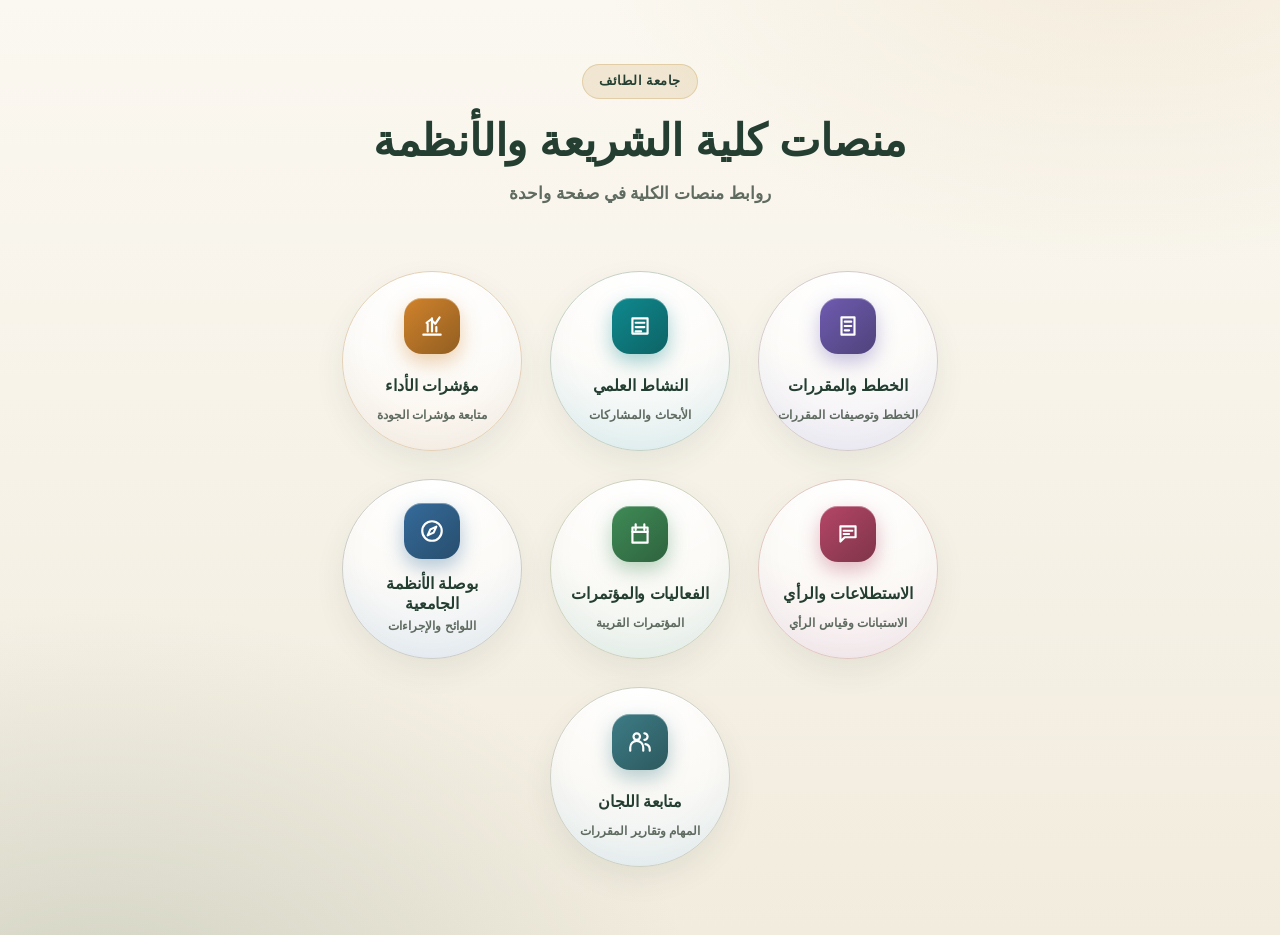
<file: index.html>
<!doctype html>
<html lang="ar" dir="rtl">
  <head>
    <meta charset="utf-8" />
    <meta name="viewport" content="width=device-width, initial-scale=1" />
    <meta
      name="description"
      content="بوابة سريعة تجمع روابط المنصات الإلكترونية لكلية الشريعة والأنظمة بجامعة الطائف."
    />
    <title>منصات كلية الشريعة والأنظمة</title>
    <link rel="stylesheet" href="styles.css" />
  </head>
  <body>
    <main class="page-shell" aria-labelledby="page-title">
      <header class="page-header">
        <span class="eyebrow">جامعة الطائف</span>
        <h1 id="page-title">منصات كلية الشريعة والأنظمة</h1>
        <p class="lede">روابط منصات الكلية في صفحة واحدة</p>
      </header>

      <section class="orbits" aria-label="قائمة المنصات">
        <a
          class="orbit orbit-courses"
          href="https://mango-stone-03c4b4b1e.4.azurestaticapps.net/"
          target="_blank"
          rel="noopener noreferrer"
        >
          <span class="orbit-icon" aria-hidden="true">
            <svg viewBox="0 0 24 24">
              <path d="M6 4h12v16H6z" />
              <path d="M9 8h6M9 12h6M9 16h4" />
            </svg>
          </span>
          <span class="orbit-title">الخطط والمقررات</span>
          <span class="orbit-sub">الخطط وتوصيفات المقررات</span>
        </a>

        <a
          class="orbit orbit-activity"
          href="https://brave-sand-03a72e01e.5.azurestaticapps.net/"
          target="_blank"
          rel="noopener noreferrer"
        >
          <span class="orbit-icon" aria-hidden="true">
            <svg viewBox="0 0 24 24">
              <path d="M5 19V5h14v14H5Z" />
              <path d="M8 9h8M8 13h8M8 17h5" />
            </svg>
          </span>
          <span class="orbit-title">النشاط العلمي</span>
          <span class="orbit-sub">الأبحاث والمشاركات</span>
        </a>

        <a
          class="orbit orbit-kpi"
          href="https://red-wave-0011b421e.5.azurestaticapps.net/"
          target="_blank"
          rel="noopener noreferrer"
        >
          <span class="orbit-icon" aria-hidden="true">
            <svg viewBox="0 0 24 24">
              <path d="M4 20h16" />
              <path d="M8 17v-7M12 17V5M16 17v-4" />
              <path d="m7 9 4-3 4 4 4-6" />
            </svg>
          </span>
          <span class="orbit-title">مؤشرات الأداء</span>
          <span class="orbit-sub">متابعة مؤشرات الجودة</span>
        </a>

        <a
          class="orbit orbit-surveys"
          href="https://delightful-wave-09f8c671e.6.azurestaticapps.net/"
          target="_blank"
          rel="noopener noreferrer"
        >
          <span class="orbit-icon" aria-hidden="true">
            <svg viewBox="0 0 24 24">
              <path d="M5 5h14v10H9l-4 4V5Z" />
              <path d="M8 9h8M8 12h5" />
            </svg>
          </span>
          <span class="orbit-title">الاستطلاعات والرأي</span>
          <span class="orbit-sub">الاستبانات وقياس الرأي</span>
        </a>

        <a
          class="orbit orbit-calendar"
          href="https://brave-wave-079d2691e.5.azurestaticapps.net/"
          target="_blank"
          rel="noopener noreferrer"
        >
          <span class="orbit-icon" aria-hidden="true">
            <svg viewBox="0 0 24 24">
              <path d="M5 6h14v14H5z" />
              <path d="M5 10h14M8 3v5M16 3v5" />
            </svg>
          </span>
          <span class="orbit-title">الفعاليات والمؤتمرات</span>
          <span class="orbit-sub">المؤتمرات القريبة</span>
        </a>

        <a
          class="orbit orbit-compass"
          href="https://purple-rock-09fb70e1e.6.azurestaticapps.net/"
          target="_blank"
          rel="noopener noreferrer"
        >
          <span class="orbit-icon" aria-hidden="true">
            <svg viewBox="0 0 24 24">
              <circle cx="12" cy="12" r="9" />
              <path d="m16 8-2.5 5.5L8 16l2.5-5.5L16 8Z" />
            </svg>
          </span>
          <span class="orbit-title">بوصلة الأنظمة الجامعية</span>
          <span class="orbit-sub">اللوائح والإجراءات</span>
        </a>

        <a
          class="orbit orbit-committees"
          href="https://proud-desert-0347eba1e.3.azurestaticapps.net/"
          target="_blank"
          rel="noopener noreferrer"
        >
          <span class="orbit-icon" aria-hidden="true">
            <svg viewBox="0 0 24 24">
              <circle cx="9" cy="7" r="3" />
              <path d="M3 20v-3a6 6 0 0 1 12 0v3M16 4a3 3 0 0 1 0 6M17 14a5 5 0 0 1 4 5v1" />
            </svg>
          </span>
          <span class="orbit-title">متابعة اللجان</span>
          <span class="orbit-sub">المهام وتقارير المقررات</span>
        </a>
      </section>
    </main>
  </body>
</html>
</file>
<file: styles.css>
:root {
  color-scheme: light;
  --ink: #17231d;
  --muted: #5f6b60;
  --paper: #f6f2ea;
  --surface: #ffffff;
  --line: #e5dccd;
  --olive: #3b5f4a;
  --olive-dark: #243f32;
  --gold: #c39a4b;

  /* Platform accents — harmonized, modern */
  --activity: #0e8a8f;
  --kpi: #d1832b;
  --courses: #6f5bb0;
  --calendar: #3f8b56;
  --surveys: #b54667;
  --compass: #356b9b;

  --orbit-size: 180px;
}

* {
  box-sizing: border-box;
}

html {
  min-width: 320px;
}

body {
  margin: 0;
  min-height: 100vh;
  color: var(--ink);
  background:
    radial-gradient(900px 600px at 88% -10%, rgba(195, 154, 75, 0.14), transparent 60%),
    radial-gradient(1000px 700px at 8% 110%, rgba(59, 95, 74, 0.18), transparent 60%),
    linear-gradient(180deg, #fbf8f1 0%, #f2ecde 100%);
  font-family:
    "IBM Plex Sans Arabic",
    "Readex Pro",
    "Noto Sans Arabic",
    "Segoe UI",
    Tahoma,
    Arial,
    sans-serif;
  line-height: 1.6;
  -webkit-font-smoothing: antialiased;
}

a {
  color: inherit;
  text-decoration: none;
}

svg {
  display: block;
}

.page-shell {
  display: grid;
  grid-template-columns: minmax(0, 1fr);
  grid-template-rows: auto 1fr;
  align-content: start;
  justify-items: center;
  gap: 56px;
  width: min(100%, 1280px);
  min-height: 100vh;
  margin: 0 auto;
  padding: 64px 32px;
}

/* ---------- Header ---------- */

.page-header {
  display: grid;
  justify-items: center;
  gap: 12px;
  max-width: 720px;
  text-align: center;
}

.eyebrow {
  padding: 6px 16px;
  color: var(--olive-dark);
  font-size: 13px;
  font-weight: 900;
  letter-spacing: 0.5px;
  background: rgba(195, 154, 75, 0.18);
  border: 1px solid rgba(195, 154, 75, 0.32);
  border-radius: 999px;
}

.page-header h1 {
  margin: 4px 0 0;
  color: var(--olive-dark);
  font-size: clamp(28px, 4.5vw, 44px);
  font-weight: 900;
  line-height: 1.2;
  letter-spacing: -0.2px;
}

.lede {
  margin: 0;
  color: var(--muted);
  font-size: clamp(14px, 2vw, 17px);
  font-weight: 700;
}

/* ---------- Orbits (identical-size circles) ---------- */

.orbits {
  display: grid;
  grid-template-columns: repeat(auto-fit, var(--orbit-size));
  gap: 28px;
  align-content: start;
  justify-content: center;
  width: 100%;
  max-width: calc(3 * var(--orbit-size) + 56px);
  padding: 8px 0 4px;
}

.orbit {
  --accent: var(--olive);
  --accent-10: color-mix(in srgb, var(--accent) 10%, white);
  --accent-20: color-mix(in srgb, var(--accent) 20%, white);
  --accent-30: color-mix(in srgb, var(--accent) 30%, white);

  position: relative;
  display: grid;
  grid-template-rows: auto auto auto;
  place-items: center;
  gap: 2px;
  width: var(--orbit-size);
  height: var(--orbit-size);
  padding: 22px 16px;
  text-align: center;
  background:
    radial-gradient(120% 100% at 50% 0%, #ffffff 0%, rgba(255, 255, 255, 0.7) 55%, var(--accent-10) 100%);
  border: 1px solid color-mix(in srgb, var(--accent) 16%, #e8e0d1);
  border-radius: 50%;
  box-shadow:
    0 12px 30px rgba(36, 63, 50, 0.08),
    inset 0 1px 0 rgba(255, 255, 255, 0.95),
    inset 0 -18px 30px rgba(36, 63, 50, 0.03);
  transition:
    transform 360ms cubic-bezier(0.2, 0.8, 0.2, 1),
    box-shadow 360ms cubic-bezier(0.2, 0.8, 0.2, 1),
    border-color 360ms ease;
  isolation: isolate;
  overflow: hidden;
}

/* Animated gradient ring that appears on hover */
.orbit::before {
  position: absolute;
  inset: -2px;
  content: "";
  border-radius: 50%;
  padding: 2px;
  background: conic-gradient(
    from 140deg,
    transparent 0deg,
    var(--accent) 80deg,
    transparent 200deg,
    var(--accent) 320deg,
    transparent 360deg
  );
  -webkit-mask:
    linear-gradient(#000 0 0) content-box,
    linear-gradient(#000 0 0);
  -webkit-mask-composite: xor;
          mask-composite: exclude;
  opacity: 0;
  transition: opacity 400ms ease;
  z-index: -1;
}

/* Subtle shine sweep */
.orbit::after {
  position: absolute;
  top: -40%;
  left: -20%;
  width: 55%;
  height: 65%;
  content: "";
  background: linear-gradient(120deg, rgba(255, 255, 255, 0) 30%, rgba(255, 255, 255, 0.55) 50%, rgba(255, 255, 255, 0) 70%);
  transform: translateX(-120%) rotate(12deg);
  transition: transform 820ms cubic-bezier(0.2, 0.8, 0.2, 1);
  pointer-events: none;
  z-index: 2;
}

.orbit-icon {
  display: grid;
  place-items: center;
  width: 56px;
  height: 56px;
  margin-bottom: 10px;
  color: #ffffff;
  background: linear-gradient(138deg, var(--accent), color-mix(in srgb, var(--accent) 68%, #0b0f0c));
  border-radius: 18px;
  box-shadow:
    0 8px 20px color-mix(in srgb, var(--accent) 38%, transparent),
    inset 0 1px 0 rgba(255, 255, 255, 0.35);
  transition: transform 420ms cubic-bezier(0.2, 0.8, 0.2, 1);
}

.orbit-icon svg {
  width: 26px;
  height: 26px;
  fill: none;
  stroke: currentColor;
  stroke-linecap: round;
  stroke-linejoin: round;
  stroke-width: 2;
}

.orbit-title {
  color: var(--olive-dark);
  font-size: 15.5px;
  font-weight: 900;
  line-height: 1.3;
  letter-spacing: -0.1px;
}

.orbit-sub {
  color: var(--muted);
  font-size: 12px;
  font-weight: 700;
  line-height: 1.35;
}

/* Per-platform accent */
.orbit-activity { --accent: var(--activity); }
.orbit-kpi      { --accent: var(--kpi); }
.orbit-courses  { --accent: var(--courses); }
.orbit-calendar { --accent: var(--calendar); }
.orbit-surveys  { --accent: var(--surveys); }
.orbit-compass  { --accent: var(--compass); }

/* Hover / focus effects */
.orbit:hover,
.orbit:focus-visible {
  transform: translateY(-8px);
  border-color: color-mix(in srgb, var(--accent) 28%, transparent);
  box-shadow:
    0 28px 56px color-mix(in srgb, var(--accent) 22%, transparent),
    0 10px 22px rgba(36, 63, 50, 0.08),
    inset 0 1px 0 rgba(255, 255, 255, 0.95);
  outline: 0;
}

.orbit:hover::before,
.orbit:focus-visible::before {
  opacity: 1;
  animation: orbit-ring 3.6s linear infinite;
}

.orbit:hover::after,
.orbit:focus-visible::after {
  transform: translateX(260%) rotate(12deg);
}

.orbit:hover .orbit-icon,
.orbit:focus-visible .orbit-icon {
  transform: translateY(-2px) scale(1.08) rotate(-4deg);
}

@keyframes orbit-ring {
  to { transform: rotate(360deg); }
}

/* ---------- Responsive (all circles identical size) ---------- */

@media (max-width: 760px) {
  :root { --orbit-size: 160px; }

  .page-shell {
    padding: 44px 20px;
    gap: 40px;
  }

  .orbits {
    gap: 22px;
  }

  .orbit {
    padding: 18px 12px;
  }

  .orbit-icon {
    width: 50px;
    height: 50px;
    border-radius: 16px;
  }

  .orbit-icon svg {
    width: 24px;
    height: 24px;
  }

  .orbit-title {
    font-size: 14px;
  }

  .orbit-sub {
    font-size: 11.5px;
  }
}

@media (max-width: 420px) {
  :root { --orbit-size: 150px; }

  .page-shell {
    padding: 30px 14px;
    gap: 30px;
  }

  .orbits {
    gap: 18px;
  }

  .orbit-icon {
    width: 46px;
    height: 46px;
    border-radius: 14px;
  }

  .orbit-icon svg {
    width: 22px;
    height: 22px;
  }

  .orbit-title {
    font-size: 13.5px;
  }

  .orbit-sub {
    font-size: 11px;
  }
}

@media (prefers-reduced-motion: reduce) {
  *,
  *::before,
  *::after {
    transition-duration: 0.01ms !important;
    animation-duration: 0.01ms !important;
    animation-iteration-count: 1 !important;
  }
}

/* Additional platform uses the existing circle design and stays centered. */
.orbit-committees { --accent: #3d7c86; grid-column: 1 / -1; justify-self: center; }
</file>
